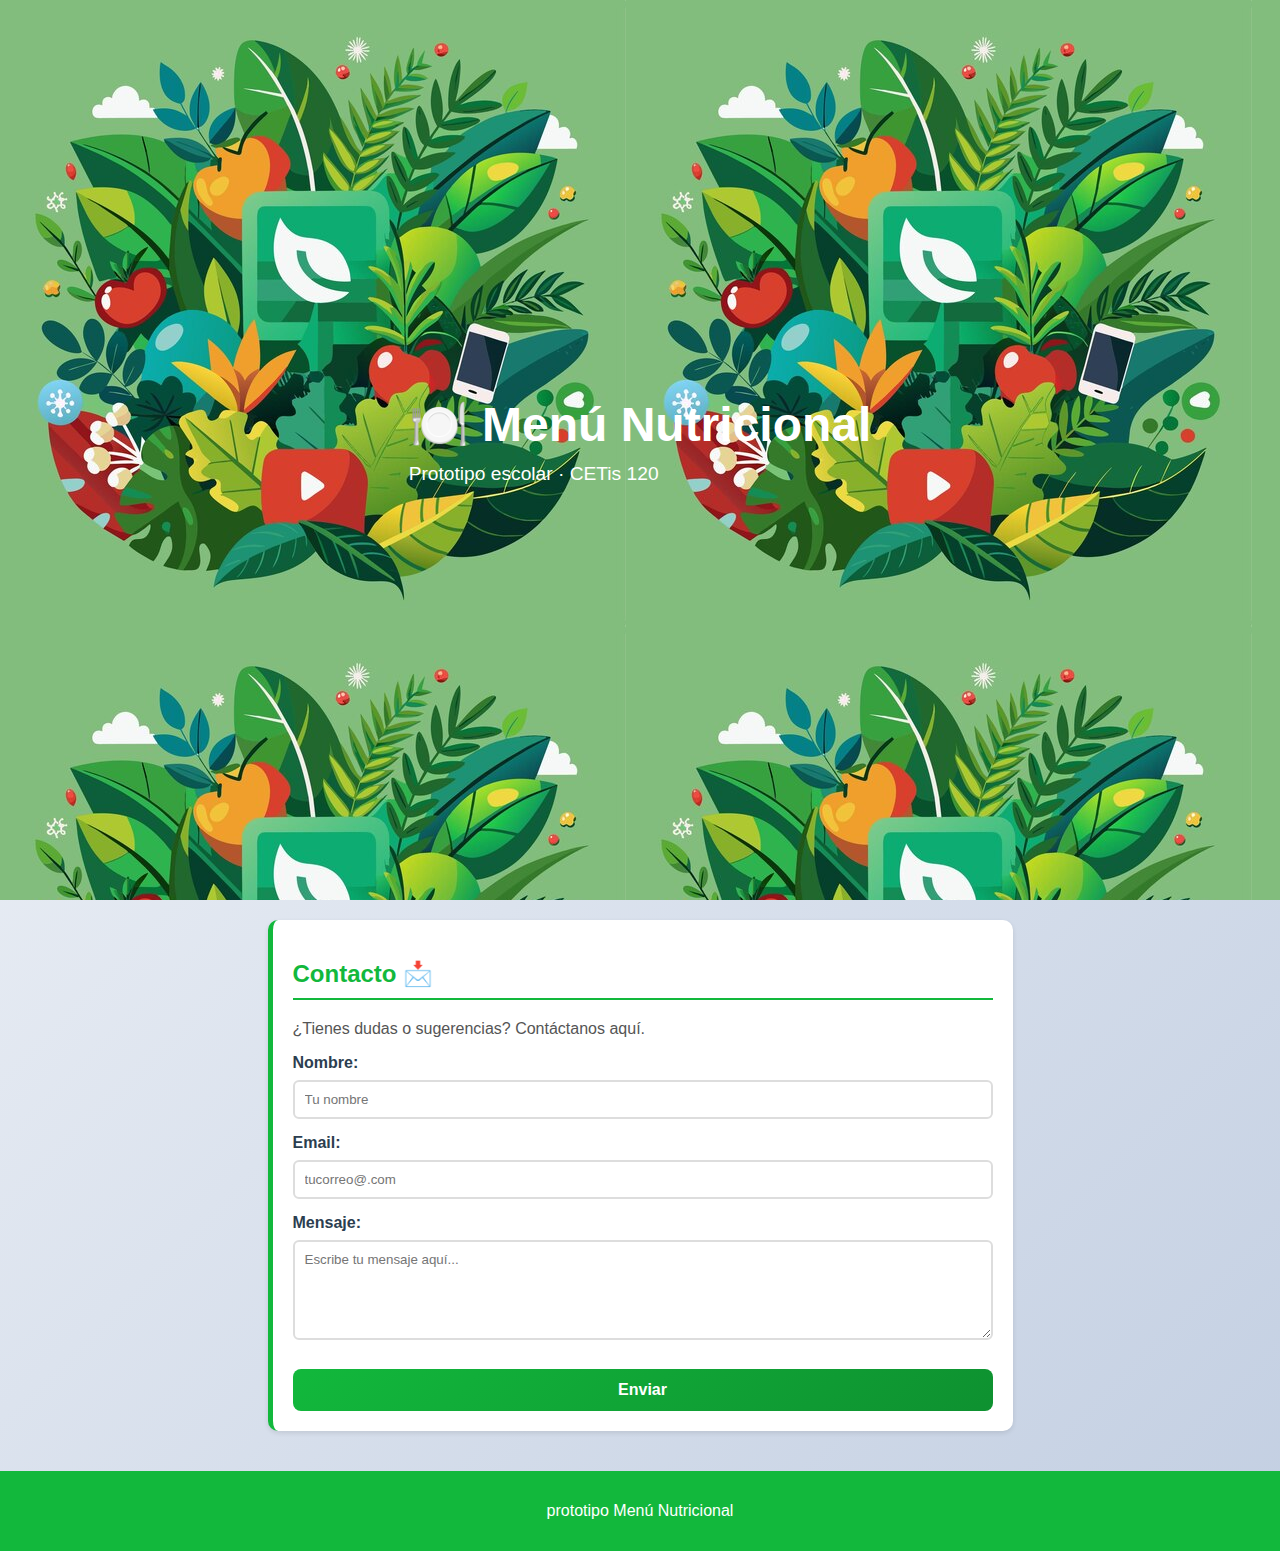
<file: index.html>
<!DOCTYPE html>
<html lang="es">
<head>
  <meta charset="UTF-8">
  <title>Menú Nutricional</title>
  <link rel="stylesheet" href="estilos.css">
  <script src="prototipo.js" defer></script>
</head>
<body>
<!-- Transcion de inicio--> 
<div id="pantalla-inicial">
  <div class="logo-inicial">
    <h1>🍽️ Menú Nutricional</h1>
    <p>Prototipo escolar · CETis 120</p>
  </div>
</div>

<!-- Portada Calculadura-->
  <section id="portada" class="portada">
    <div class="contenido-portada">
      <h1>🍽️ Bienvenido a la pagina donde encontraras diferentes opciones
        sobre tu salud nutricional</h1>
      <p>Selecciona y elige lo mejor para ti.</p>
      <a href="nutricion.html" class="boton-portada">Calculadora de calorias</a>
      <a href="imc.html" class="boton-portada secundario">Calculadora de IMC</a>
    </div>
  </section>
  
  
  <!--Seccion de contacto-->
 <section id="contacto" class="card">
      <h2>Contacto 📩</h2>
      <p>¿Tienes dudas o sugerencias? Contáctanos aquí.</p>
      <form action ="https://formspree.io/f/myzbonob" method="POST">
        <div class="grupo">
          <label>Nombre:</label>
          <input type="text" placeholder="Tu nombre">
        </div>
        <div class="grupo">
          <label>Email:</label>
          <input type="email" placeholder="tucorreo@.com">
        </div>
        <div class="grupo">
          <label>Mensaje:</label>
          <textarea rows="4" placeholder="Escribe tu mensaje aquí..."></textarea>
        </div>
        <button type="submit">Enviar</button>
      </form>
    </section>
<footer>
    <p>prototipo Menú Nutricional</p>
</file>
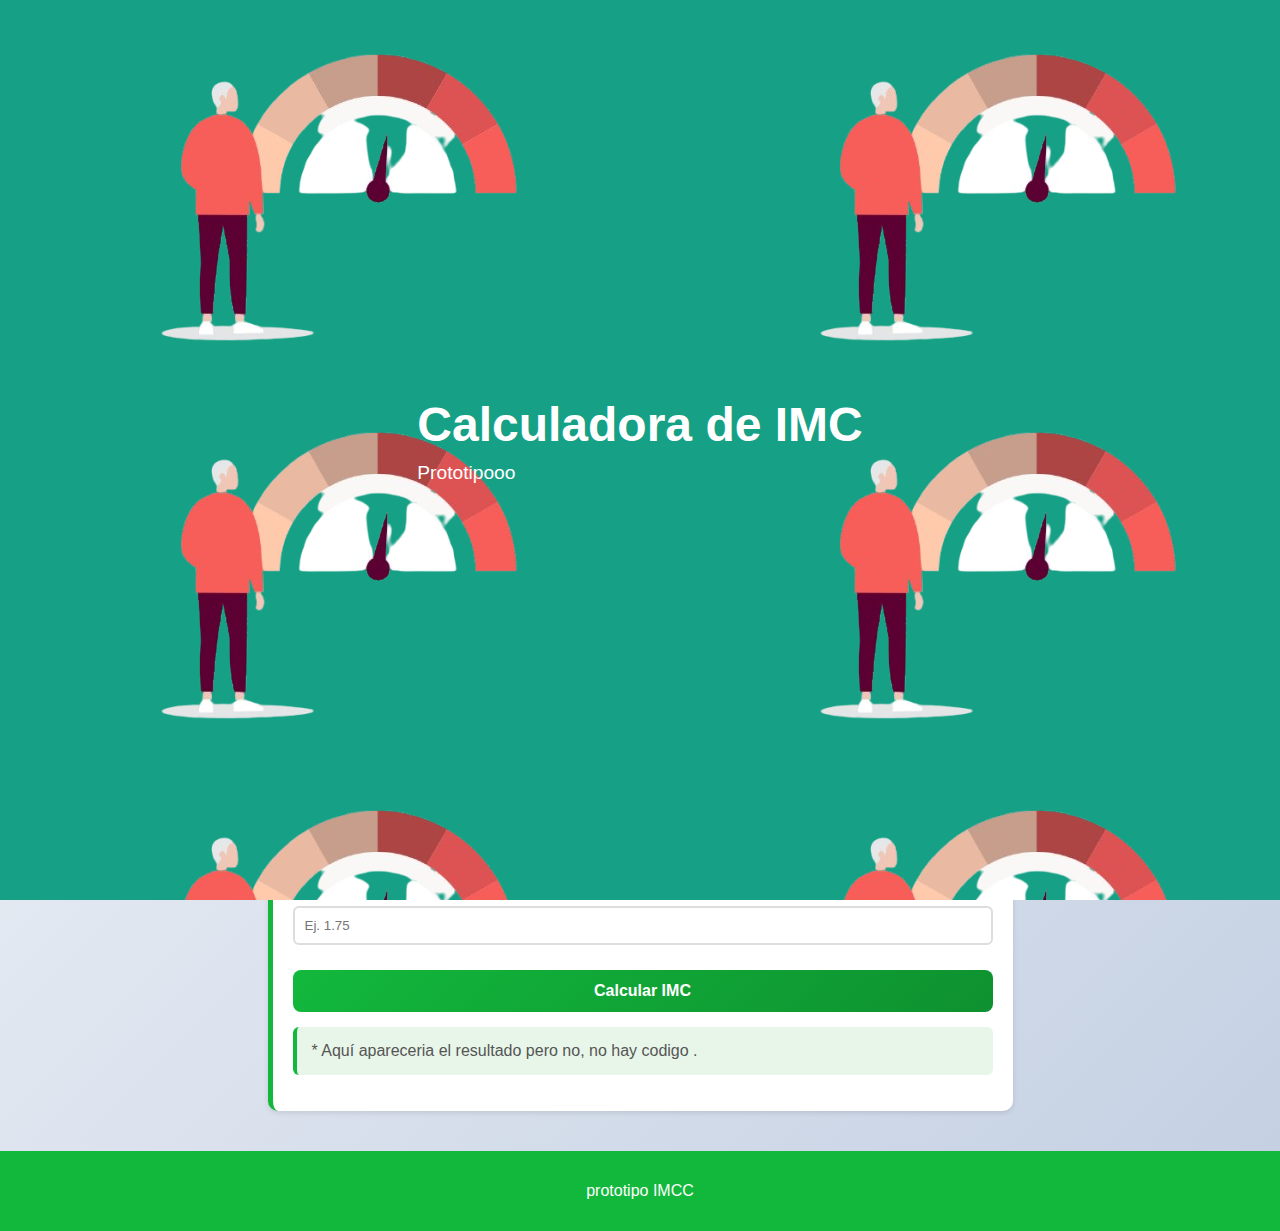
<file: imc.html>
<!DOCTYPE html>
<html lang="es">
<head>
  <meta charset="UTF-8">
  <title>Calculadora de IMC</title>
  <link rel="stylesheet" href="estilos.css">
  <script src="prototipo.js" defer></script>
</head>
<body>

  <div id="pantalla-inicial-secundaria">
  <div class="logo-inicial">
    <h1>Calculadora de IMC</h1>
    <p>Prototipooo</p>
  </div>
</div>

  <header>
    <section id="portada" class="portada-imc">
    <div class="contenido-portada">
    <h1>🧍‍♂️ Calculadora de IMC</h1>
    <p>Conoce tu estado nutricional según tu peso y estatura</p>
    </div>
  </header>

  <main class="card">
    <div class="grupo">
      <label>Peso (kg):</label>
      <input type="number" id="peso" placeholder="Ej. 70">
    </div>

    <div class="grupo">
      <label>Estatura (m):</label>
      <input type="number" step="0.01" id="estatura" placeholder="Ej. 1.75">
    </div>

    <button onclick="calcularIMC()">Calcular IMC</button>

    <p id="resultadoIMC" class="nota">* Aquí apareceria el resultado pero no, no hay codigo
        .</p>
  </main>
  
  

<footer>
    <p>prototipo IMCC</p>
  </footer>

</body>
</html>
</file>
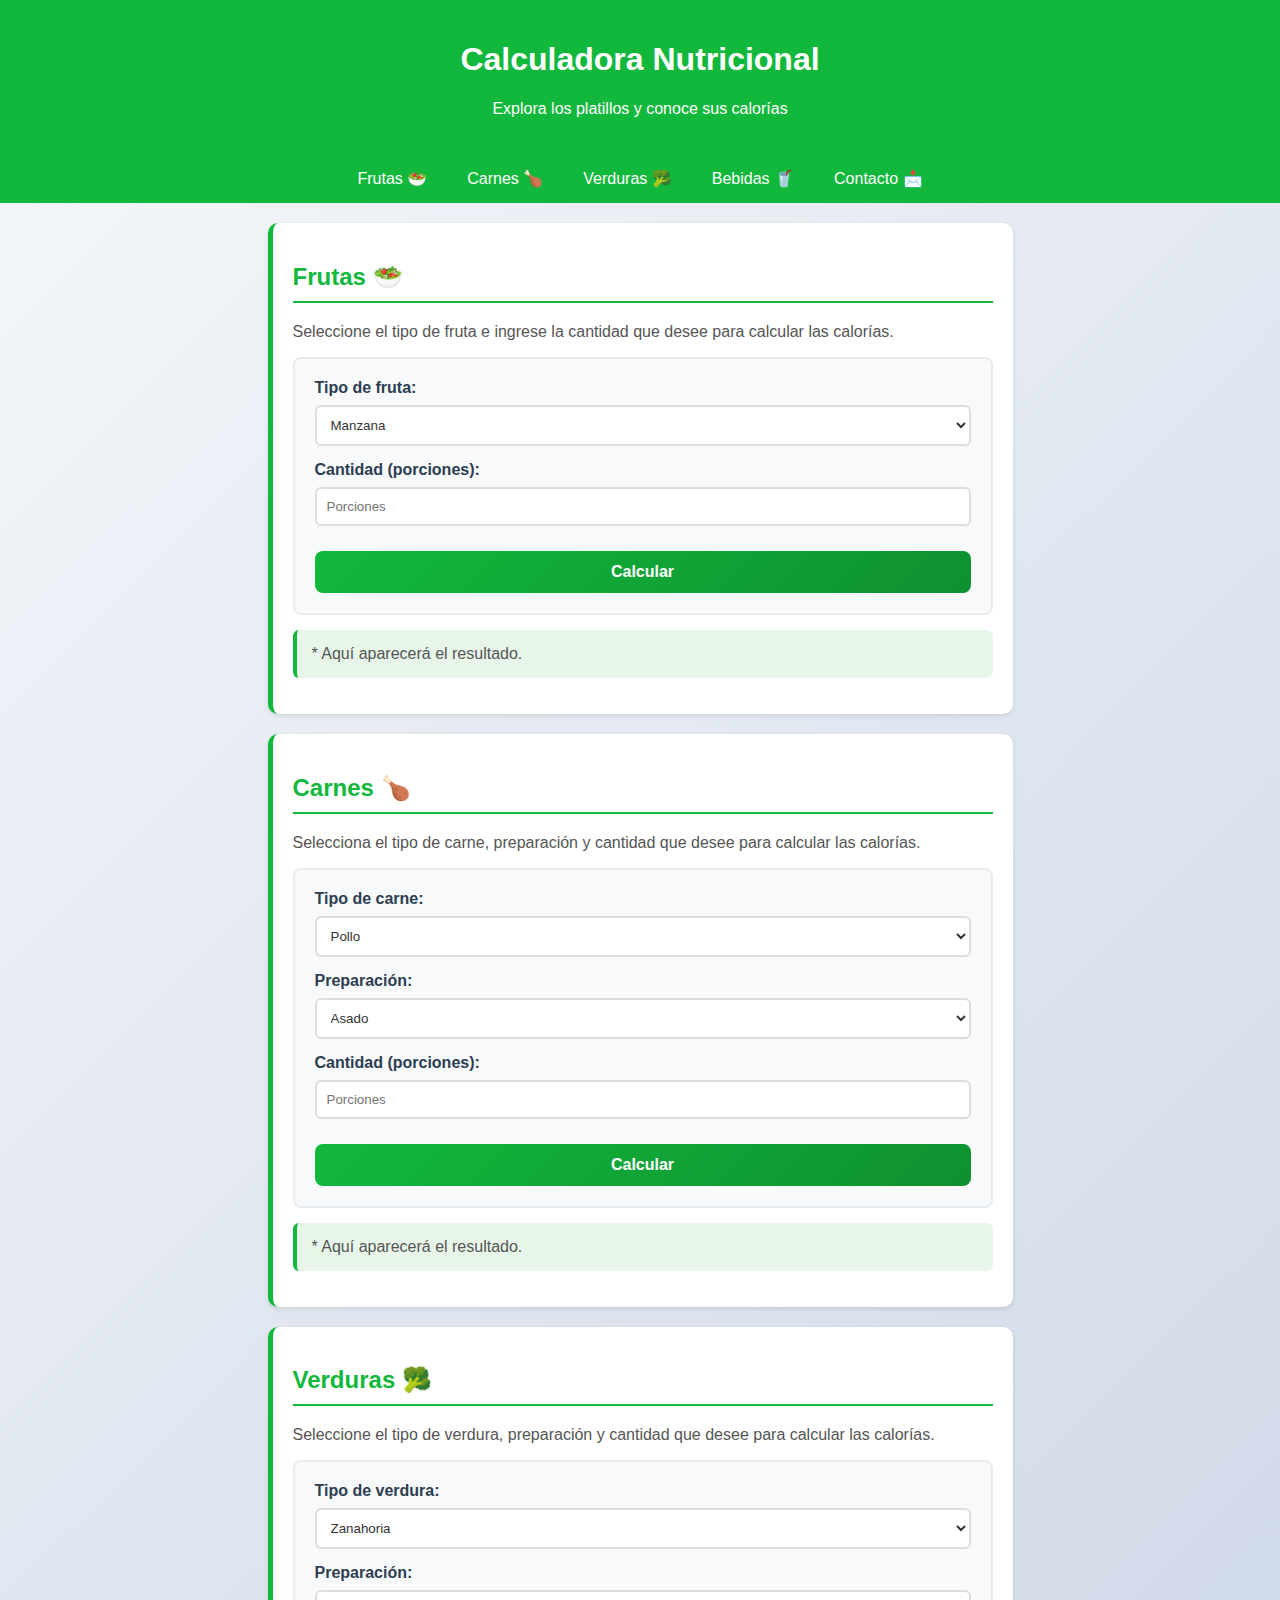
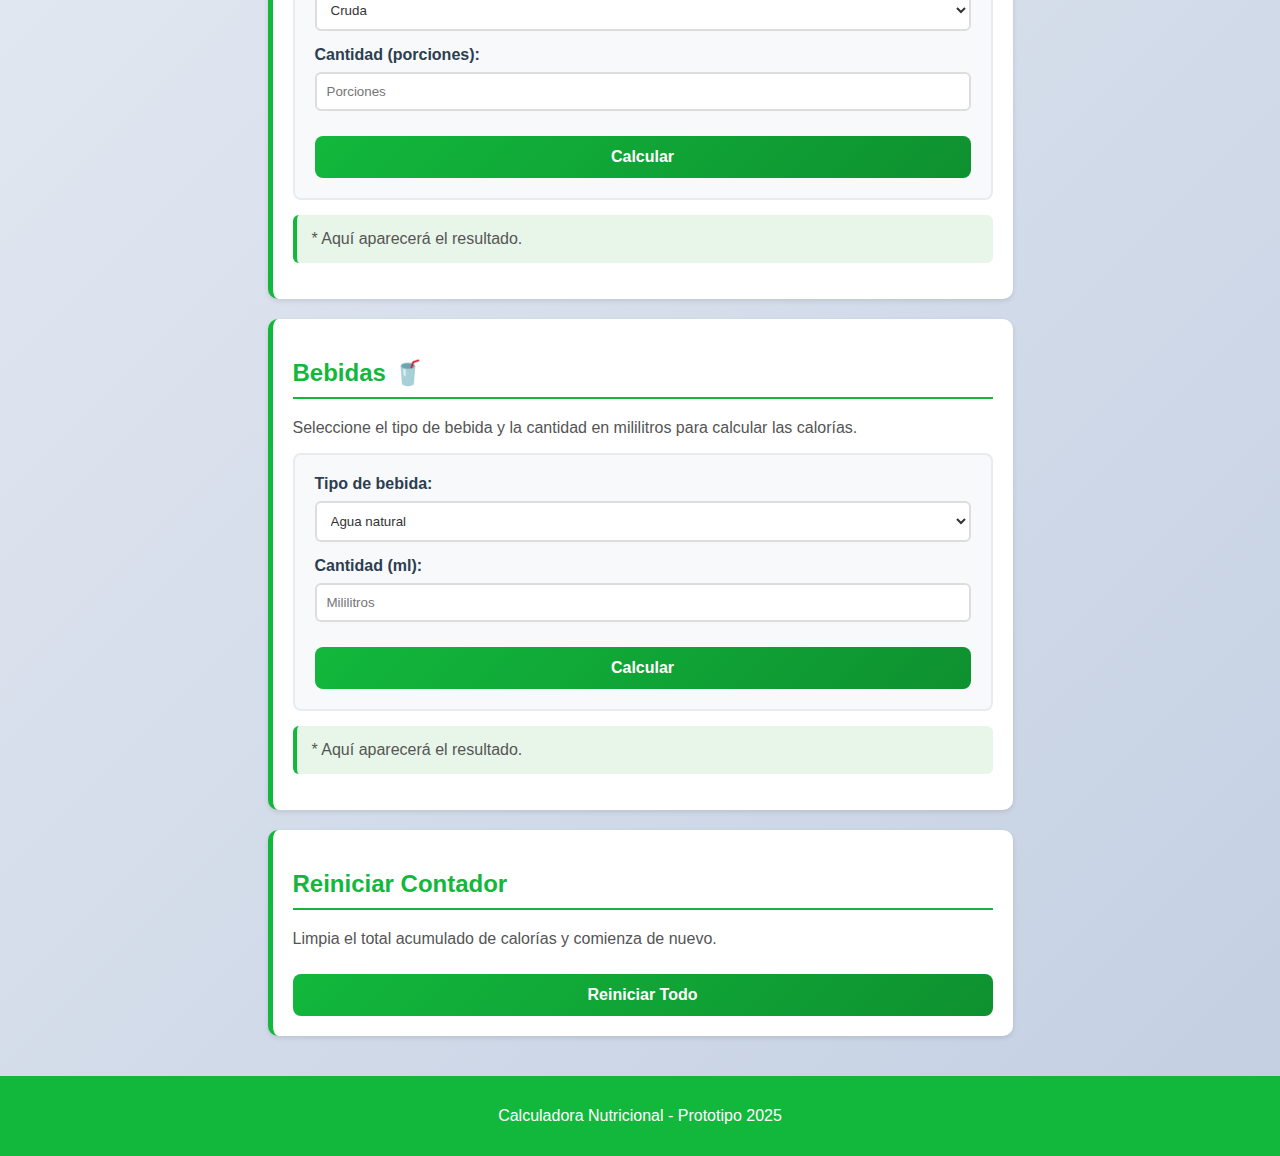
<file: nutricion.html>
<!DOCTYPE html>
<html lang="es">
<head>
  <meta charset="UTF-8">
  <meta name="viewport" content="width=device-width, initial-scale=1.0">
  <title>Calculadora Nutricional</title>
  <link rel="stylesheet" href="estilos.css">
  <script src="prototipo.js" defer></script>
</head>
<body>
  <!-- Encabezado principal -->
  <header id="inicio">
    <h1>Calculadora Nutricional</h1>
    <p>Explora los platillos y conoce sus calorías</p>
  </header>

  <nav>
    <ul>
      <li><a href="#frutas">Frutas 🥗</a></li>
      <li><a href="#carnes">Carnes 🍗</a></li>
      <li><a href="#verduras">Verduras 🥦</a></li>
      <li><a href="#bebidas">Bebidas 🥤</a></li>
      <li><a href="#contacto">Contacto 📩</a></li>
    </ul>
  </nav>

  <!-- Secciones del menú en general -->
  <main>
    <!-- Sección Frutas -->
    <section id="frutas" class="card">
      <h2>Frutas 🥗</h2>
      <p>Seleccione el tipo de fruta e ingrese la cantidad que desee para calcular las calorías.</p>
    
      <div class="opciones">
        <div class="grupo">
          <label>Tipo de fruta:</label>
          <select id="fruta">
            <option value="manzana">Manzana</option>
            <option value="banana">Banana</option>
            <option value="naranja">Naranja</option>
            <option value="fresa">Fresa</option>
          </select>
        </div>

        <div class="grupo">
          <label>Cantidad (porciones):</label>
          <input type="number" id="cantidadFruta" placeholder="Porciones" min="0" step="0.1">
        </div>

        <button onclick="calcularCaloriasFruta()">Calcular</button>
      </div>

      <p id="resultadoFruta" class="nota">* Aquí aparecerá el resultado.</p>
    </section>

    <!-- Sección Carnes -->
    <section id="carnes" class="card">
      <h2>Carnes 🍗</h2>
      <p>Selecciona el tipo de carne, preparación y cantidad que desee para calcular las calorías.</p>

      <div class="opciones">
        <div class="grupo">
          <label>Tipo de carne:</label>
          <select id="carne">
            <option value="pollo">Pollo</option>
            <option value="res">Res</option>
            <option value="pescado">Pescado</option>
            <option value="cerdo">Cerdo</option>
          </select>
        </div>

        <div class="grupo">
          <label>Preparación:</label>
          <select id="preparacion">
            <option value="asado">Asado</option>
            <option value="frito">Frito</option>
            <option value="cocido">Cocido</option>
          </select>
        </div>

        <div class="grupo">
          <label>Cantidad (porciones):</label>
          <input type="number" id="cantidad" placeholder="Porciones" min="0" step="0.1">
        </div>

        <button onclick="calcularCalorias()">Calcular</button>
      </div>

      <p id="resultado" class="nota">* Aquí aparecerá el resultado.</p>
    </section>
    
    <!-- Sección Verduras -->   
    <section id="verduras" class="card">
      <h2>Verduras 🥦</h2>
      <p>Seleccione el tipo de verdura, preparación y cantidad que desee para calcular las calorías.</p>
      
      <div class="opciones">
        <div class="grupo">
          <label>Tipo de verdura:</label>
          <select id="verdura">
            <option value="zanahoria">Zanahoria</option>
            <option value="brócoli">Brócoli</option>
            <option value="espinaca">Espinaca</option>
            <option value="calabaza">Calabaza</option>
          </select>
        </div>

        <div class="grupo">
          <label>Preparación:</label>
          <select id="preparacionVerdura">
            <option value="cruda">Cruda</option>
            <option value="cocida">Cocida</option>
          </select>
        </div>

        <div class="grupo">
          <label>Cantidad (porciones):</label>
          <input type="number" id="cantidadVerdura" placeholder="Porciones" min="0" step="0.1">
        </div>

        <button onclick="calcularCaloriasVerduras()">Calcular</button>
      </div>

      <p id="resultadoVerdura" class="nota">* Aquí aparecerá el resultado.</p>
    </section>

    <!-- Sección Bebidas -->
    <section id="bebidas" class="card">
      <h2>Bebidas 🥤</h2>
      <p>Seleccione el tipo de bebida y la cantidad en mililitros para calcular las calorías.</p>
      
      <div class="opciones">
        <div class="grupo">
          <label>Tipo de bebida:</label>
          <select id="bebida">
            <option value="agua">Agua natural</option>
            <option value="jugo-naranja">Jugo de naranja</option>
            <option value="jugo-manzana">Jugo de manzana</option>
            <option value="refresco">Refresco</option>
            <option value="leche">Leche</option>
            <option value="te-sin-azucar">Té sin azúcar</option>
          </select>
        </div>

        <div class="grupo">
          <label>Cantidad (ml):</label>
          <input type="number" id="cantidadBebida" placeholder="Mililitros" min="0" step="1">
        </div>

        <button onclick="calcularCaloriasBebidas()">Calcular</button>
      </div>

      <p id="resultadoBebida" class="nota">* Aquí aparecerá el resultado.</p>
    </section>

    <!-- Botón para reiniciar contador -->
    <section class="card">
      <h2>Reiniciar Contador</h2>
      <p>Limpia el total acumulado de calorías y comienza de nuevo.</p>
      <button onclick="reiniciarContador()" style="background-color: #e74c3c;">Reiniciar Todo</button>
    </section>
  </main>

  <!-- Pie de página -->
  <footer>
    <p>Calculadora Nutricional - Prototipo 2025</p>
  </footer>
</body>
</html>
</file>
<file: estilos.css>
/* Estilo general - MODO CLARO */
body {
  margin: 0;
  font-family: 'Poppins', sans-serif;
  color: #333;
  background: linear-gradient(135deg, #f5f7fa 0%, #c3cfe2 100%);
  min-height: 100vh;
}

/* Portada */
.portada {
  height: 100vh;
  background-image: url('inicio.png');
  background-size: cover;
  background-position: center;
  display: flex;
  align-items: center;
  justify-content: center;
  text-align: center;
  color: white;
  position: relative;
}

.portada::before {
  content: "";
  position: absolute;
  top: 0; left: 0;
  width: 100%; height: 100%;
  background-color: rgba(0,0,0,0.6);
}

.contenido-portada {
  position: relative;
  z-index: 1;
  max-width: 600px;
  padding: 20px;
}

.contenido-portada h1 {
  font-size: 2.5em;
  margin-bottom: 10px;
}

.contenido-portada p {
  font-size: 1.2em;
  margin-bottom: 20px;
}

.boton-portada {
  background-color: #12b83c;
  color: white;
  padding: 12px 25px;
  text-decoration: none;
  font-weight: bold;
  border-radius: 5px;
  transition: background-color 0.3s;
}
.boton-portada.secundario {
  background-color: #3498db;
  margin-top: 10px;
}

.boton-portada:hover {
  background-color: #f39c12;
}
.boton-portada:hover.secundario {
  background-color: #2980b9;
}

/* Encabezado */
header {
  background-color: #12b83c;
  color: white;
  padding: 20px;
  text-align: center;
}

/* Navegación */
nav ul {
  list-style: none;
  display: flex;
  justify-content: center;
  background-color: #12b83c;
  padding: 0;
  margin: 0;
}

nav li {
  margin: 0;
}

nav a {
  display: block;
  color: white;
  padding: 15px 20px;
  text-decoration: none;
  transition: background-color 0.3s;
}

nav a:hover {
  background-color: #2980b9;
}

/* Tarjetas de contenido - MODO CLARO */
.card {
  background-color: #fff;
  border-left: 5px solid #12b83c;
  margin: 20px auto;
  padding: 20px;
  max-width: 700px;
  box-shadow: 0 2px 5px rgba(0,0,0,0.1);
  border-radius: 10px;
}

.card h2 {
  color: #12b83c;
  border-bottom: 2px solid #12b83c;
  padding-bottom: 10px;
}

.card p {
  color: #555;
}

/* Sección de opciones - MODO CLARO */
.opciones {
  background-color: #f8f9fa;
  padding: 20px;
  border-radius: 8px;
  margin-top: 15px;
  border: 2px solid #e9ecef;
}

.grupo {
  margin-bottom: 15px;
}

.grupo label {
  display: block;
  font-weight: 600;
  color: #2c3e50;
  margin-bottom: 8px;
}

.grupo select,
.grupo input[type="number"],
.grupo input[type="text"],
.grupo input[type="email"],
.grupo textarea {
  width: 100%;
  padding: 10px;
  border: 2px solid #ddd;
  border-radius: 6px;
  font-family: 'Poppins', sans-serif;
  background-color: #fff;
  color: #333;
  box-sizing: border-box;
}

.grupo select:focus,
.grupo input:focus,
.grupo textarea:focus {
  outline: none;
  border-color: #12b83c;
  box-shadow: 0 0 0 3px rgba(18, 184, 60, 0.1);
}

.grupo textarea {
  resize: vertical;
  min-height: 100px;
}

/* Botones - MODO CLARO */
button {
  background: linear-gradient(135deg, #12b83c 0%, #0e9130 100%);
  color: white;
  padding: 12px 25px;
  border: none;
  border-radius: 8px;
  font-size: 1em;
  font-weight: 600;
  cursor: pointer;
  width: 100%;
  margin-top: 10px;
  transition: all 0.3s ease;
}

button:hover {
  background: linear-gradient(135deg, #0e9130 0%, #0a6b24 100%);
  transform: translateY(-2px);
}

/* Resultados - MODO CLARO */
.nota {
  background-color: #e8f5e9;
  border-left: 4px solid #12b83c;
  padding: 15px;
  margin-top: 15px;
  border-radius: 6px;
  color: #2c3e50;
}

.nota strong {
  color: #12b83c;
}

/* Pie de página */
footer {
  background-color: #12b83c;
  color: white;
  text-align: center;
  padding: 15px;
  margin-top: 40px;
}

@media screen and (max-width: 600px) {
  nav ul {
    flex-direction: column;
    align-items: center;
  }

  .card {
    margin: 10px;
    padding: 15px;
    font-size: 0.95em;
  }

  header h1 {
    font-size: 1.5em;
  }

  .boton-portada {
    padding: 10px 20px;
    font-size: 1em;
  }
}

:root {
  color-scheme: light dark;
}

/* MODO OSCURO - Con el diseño que te gustó */
@media (prefers-color-scheme: dark) {
  body {
    background: linear-gradient(135deg, #1a1a2e 0%, #16213e 100%);
    color: #e0e0e0;
  }

  header, footer {
    background-color: #1e1e1e;
  }
  
  nav ul {
    background-color: #16a085;
  }
  
  nav {
    background-color: #1e1e1e;
  }

  nav a:hover {
    background-color: #333333;
  }

  /* Cards oscuros con diseño turquesa */
  .card {
    background-color: #2d3748;
    border-left-color: #4fd1c5;
    box-shadow: 0 4px 10px rgba(0,0,0,0.3);
  }

  .card h2 {
    color: #4fd1c5;
    border-bottom-color: #4fd1c5;
  }

  .card p {
    color: #a0aec0;
  }

  /* Opciones oscuras */
  .opciones {
    background-color: #1a202c;
    border-color: #2d3748;
  }

  .grupo label {
    color: #e2e8f0;
  }

  .grupo select,
  .grupo input,
  .grupo textarea {
    background-color: #1a1a2e;
    border-color: #4a5568;
    color: #e2e8f0;
  }

  .grupo select:focus,
  .grupo input:focus,
  .grupo textarea:focus {
    border-color: #4fd1c5;
    background-color: #2d3748;
    box-shadow: 0 0 0 3px rgba(79, 209, 197, 0.2);
  }

  /* Botones turquesa */
  button {
    background: linear-gradient(135deg, #4fd1c5 0%, #38b2ac 100%);
    color: #1a202c;
  }

  button:hover {
    background: linear-gradient(135deg, #81e6d9 0%, #4fd1c5 100%);
  }

  /* Resultados oscuros */
  .nota {
    background-color: #234e52;
    border-left-color: #4fd1c5;
    color: #e2e8f0;
  }

  .nota strong {
    color: #81e6d9;
  }

  .boton-portada {
    background-color: #16a085;
    color: white;
  }

  .boton-portada:hover {
    background-color: #2980b9;
  }
}

/* Estilos del apartado de IMC */

.portada-imc {
  background-image: url('IMC.png');
  height: 80vh;
  background-size: cover;
  background-position: center;
  display: flex;
  align-items: center;
  justify-content: center;
  text-align: center;
  color: white;
  position: relative;
}

.portada-imc::before {
  content: "";
  position: absolute;
  top: 0; left: 0;
  width: 100%; height: 100%;
  background-color: rgba(0,0,0,0.6);
}

.card {
  transition: transform 0.3s ease;
}
.card:hover {
  transform: scale(1.02);
}

/* Transicion de inicio */
#pantalla-inicial {
  position: fixed;
  background-image: url(inicio.png);
  top: 0; left: 0;
  width: 100%;
  height: 100%;
  background-color: #16a085;
  color: white;
  display: flex;
  align-items: center;
  justify-content: center;
  flex-direction: column;
  z-index: 9999;
  animation: desaparecer 2s ease forwards;
  animation-delay: 2s;
}

#pantalla-inicial-secundaria {
  position: fixed;
  background-image: url(IMC.png);
  top: 0; left: 0;
  width: 100%;
  height: 100%;
  background-color: #16a085;
  color: white;
  display: flex;
  align-items: center;
  justify-content: center;
  flex-direction: column;
  z-index: 9999;
  animation: desaparecer 1s ease forwards;
  animation-delay: 1s;
}

.logo-inicial h1 {
  font-size: 3em;
  margin: 0;
}

.logo-inicial p {
  font-size: 1.2em;
  margin-top: 10px;
}

@keyframes desaparecer {
  to {
    opacity: 0;
    visibility: hidden;
  }
}
</file>
